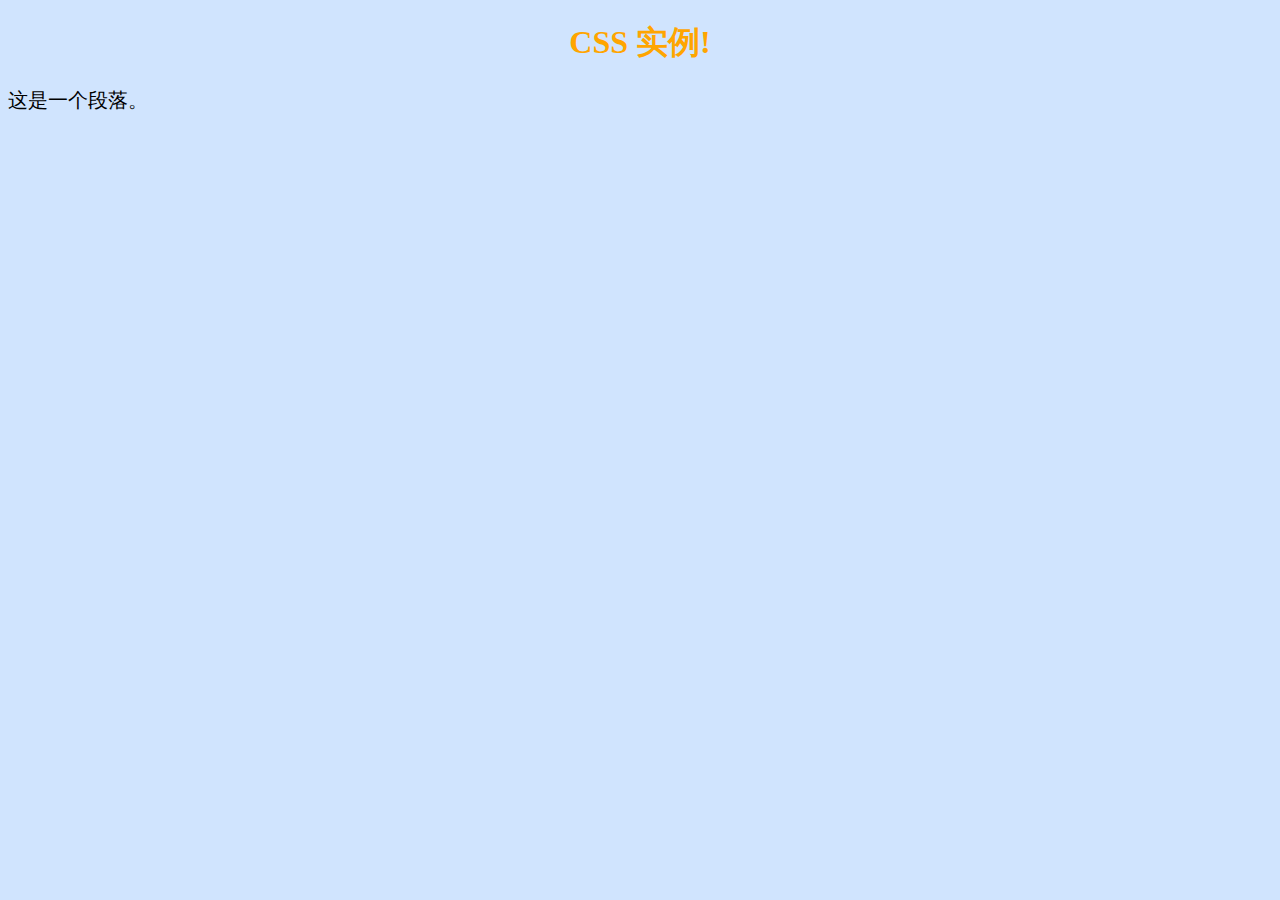
<file: css/index.html>
<!DOCTYPE html>
<html>
<head>
<meta charset="utf-8">
<title>菜鸟教程(runoob.com)</title>
<style>
body {
	background-color:#d0e4fe;
}
h1 {
	color:orange;
	text-align:center;
}
p {
	font-family:"Times New Roman";
	font-size:20px;
}

</style>
</head>

<body>

<h1>CSS 实例!</h1>
<p>这是一个段落。</p>

</body>
</html>
</file>
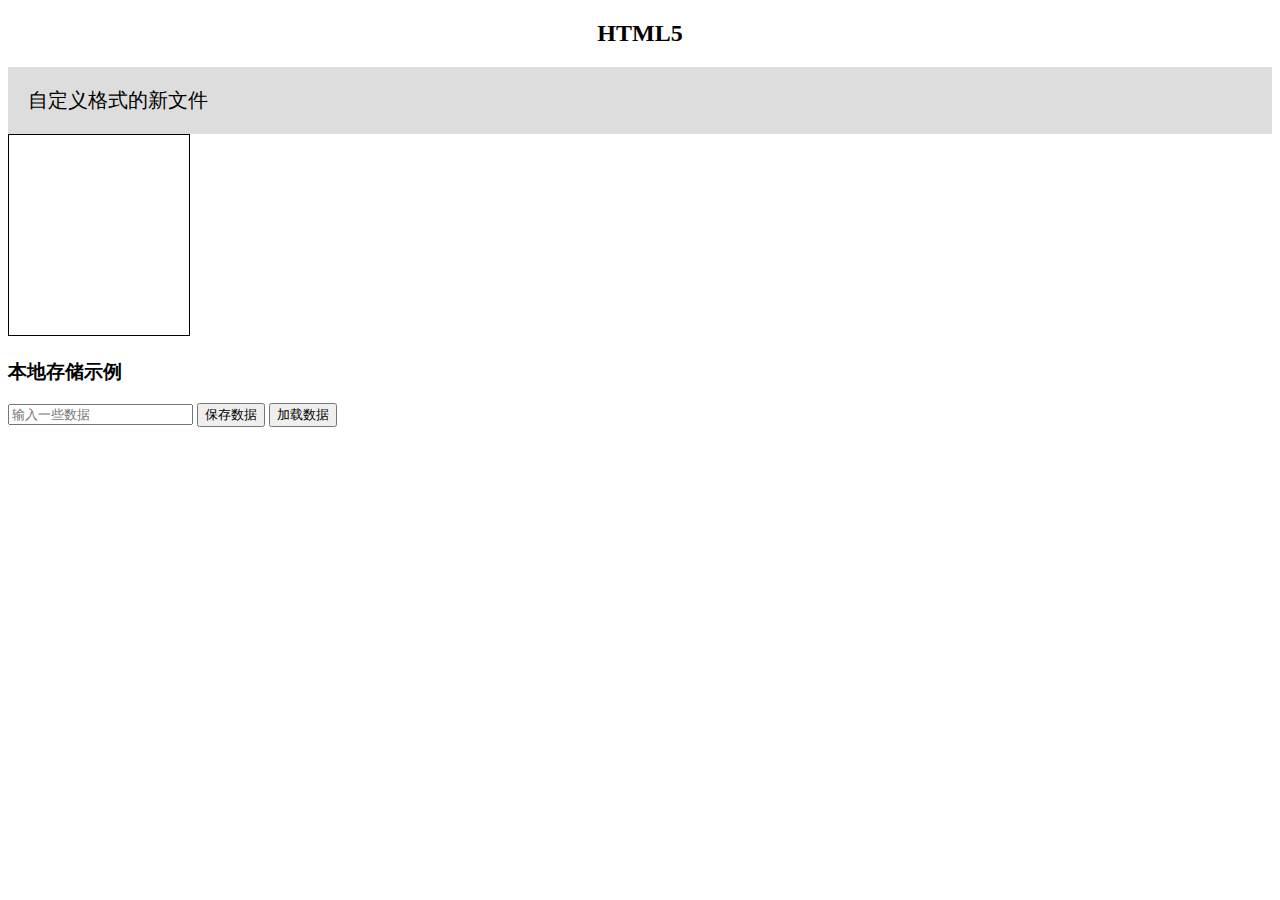
<file: html5/index.html>
<!DOCTYPE html>
<html>
<head>
<meta charset="utf-8"> 
<title>为 HTML 添加新元素</title>
<script>
document.createElement("myHero")

</script>
<style>
myHero {
    display: block;
    background-color: #ddd;
    padding: 20px;
    font-size: 20px;
}
</style> 
</head>
 
<body>
<h2 style="text-align:center;">HTML5</h2>

<myHero>自定义格式的新文件</myHero>

<canvas id="signature-pad" width="180" height="200" style="border: 1px solid #000;"></canvas>
<script>
    const canvas = document.getElementById('signature-pad');
    const ctx = canvas.getContext('2d');
    let drawing = false;

    canvas.addEventListener('mousedown', () => {
        drawing = true;
        ctx.beginPath(); // 开始新路径
    });

    canvas.addEventListener('mouseup', () => {
        drawing = false;
    });

    canvas.addEventListener('mousemove', (e) => {
        if (!drawing) return;
        ctx.lineWidth = 3;
        ctx.lineCap = 'round';
        ctx.strokeStyle = 'blue';
        // 绘制线条
        ctx.lineTo(e.offsetX, e.offsetY);
        ctx.stroke();
    });

    
</script>
    


<!-- 本地存储代码 -->

<script>
    // 保存数据到本地存储
    function saveData() {
        const data = document.getElementById('data-input').value;
        localStorage.setItem('myData', data);
        alert('数据已保存！');
    }

    // 从本地存储加载数据
    function loadData() {
        const savedData = localStorage.getItem('myData');
        if (savedData) {
            document.getElementById('data-input').value = savedData;
            alert('数据已加载！');
        } else {
            alert('没有找到保存的数据。');
        }
    }
</script>

    <h3>本地存储示例</h3>
    <input type="text" id="data-input" placeholder="输入一些数据">
    <button onclick="saveData()">保存数据</button>
    <button onclick="loadData()">加载数据</button>

</body>
</html>
</file>
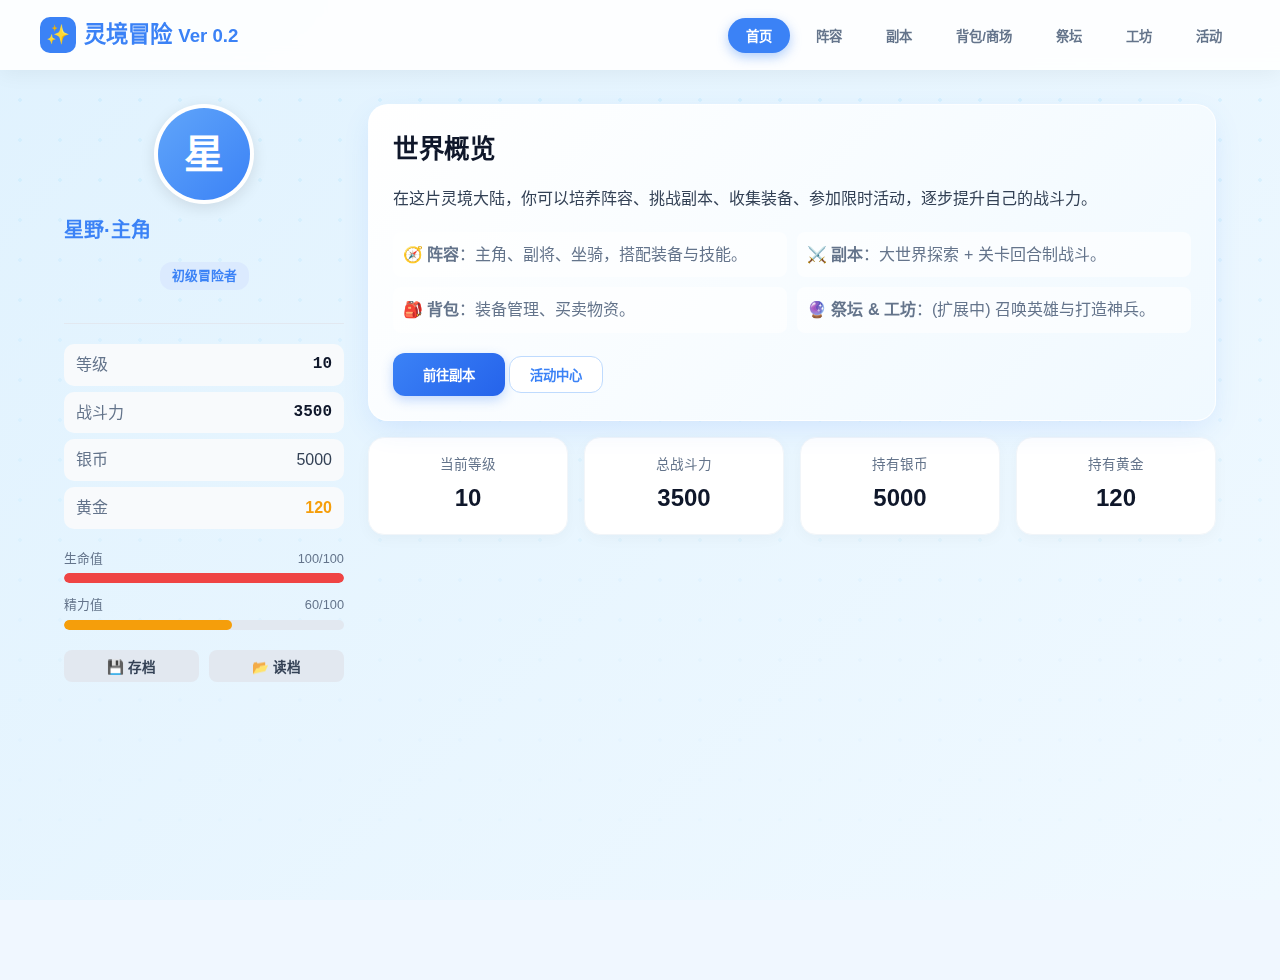
<file: battle/main.html>
<!DOCTYPE html>
<html lang="zh-CN">
<head>
  <meta charset="UTF-8">
  <meta name="viewport" content="width=device-width, initial-scale=1.0">
  <title>灵境冒险 - 扩展版</title>
  <link rel="stylesheet" href="style.css">
</head>
<body>

  <!-- <div class="bg-gradient"></div> -->
  <div class="bg-particles"></div>

  <header class="top-bar">
    <div class="logo">
      <span class="logo-mark">✨</span>
      <span class="logo-text">灵境冒险 <small>Ver 0.2</small></span>
    </div>
    <nav class="nav">
      <button class="nav-btn active" data-page="home">首页</button>
      <button class="nav-btn" data-page="lineup">阵容</button>
      <button class="nav-btn" data-page="dungeon">副本</button>
      <button class="nav-btn" data-page="inventory">背包/商场</button>
      <button class="nav-btn" data-page="summon">祭坛</button> 
      <button class="nav-btn" data-page="forge">工坊</button>
      <button class="nav-btn" data-page="events">活动</button>
    </nav>
  </header>

  <div class="main-layout">
    
    <aside class="sidebar-card">
      <div class="avatar-circle">
        <div class="avatar-inner">星</div>
      </div>
      <div class="sidebar-info text-center">
        <h2 id="player-name">主角</h2>
        <p class="rank-tag">初级冒险者</p>
      </div>

      <div class="divider"></div>

      <div class="sidebar-stats">
        <div class="stat-row">
          <span>等级</span>
          <span id="side-level" class="val-highlight">1</span>
        </div>
        <div class="stat-row">
          <span>战斗力</span>
          <span id="side-power" class="val-highlight">0</span>
        </div>
        <div class="stat-row">
          <span>银币</span>
          <span id="side-silver">0</span>
        </div>
        <div class="stat-row">
          <span>黄金</span>
          <span id="side-gold" class="val-gold">0</span>
        </div>
      </div>

      <div class="sidebar-bars">
        <div class="bar-label">
          <span>生命值</span>
          <span id="side-hp-text">0/0</span>
        </div>
        <div class="bar">
          <div class="bar-fill" id="side-hp-bar" style="width: 100%;"></div>
        </div>

        <div class="bar-label">
          <span>精力值</span>
          <span id="side-energy-text">0/0</span>
        </div>
        <div class="bar">
          <div class="bar-fill energy" id="side-energy-bar" style="width: 100%;"></div>
        </div>
      </div>

      <div class="sidebar-system">
        <button class="mini-btn system-btn" id="save-btn">💾 存档</button>
        <button class="mini-btn system-btn" id="load-btn">📂 读档</button>
      </div>
    </aside>

    <main class="content">

      <section id="home" class="page active">
        <div class="card welcome-card">
          <h1>世界概览</h1>
          <p>在这片灵境大陆，你可以培养阵容、挑战副本、收集装备、参加限时活动，逐步提升自己的战斗力。</p>
          <div class="home-features">
            <div>🧭 <b>阵容</b>：主角、副将、坐骑，搭配装备与技能。</div>
            <div>⚔️ <b>副本</b>：大世界探索 + 关卡回合制战斗。</div>
            <div>🎒 <b>背包</b>：装备管理、买卖物资。</div>
            <div>🔮 <b>祭坛 & 工坊</b>：(扩展中) 召唤英雄与打造神兵。</div>
          </div>
          <div class="home-actions">
            <button class="primary-btn" id="go-dungeon-btn">前往副本</button>
            <button class="secondary-btn" id="go-events-btn">活动中心</button>
          </div>
        </div>

        <div class="stats-grid">
          <div class="stat-card">
            <span class="label">当前等级</span>
            <span class="value" id="stat-level">0</span>
          </div>
          <div class="stat-card">
            <span class="label">总战斗力</span>
            <span class="value" id="stat-power">0</span>
          </div>
          <div class="stat-card">
            <span class="label">持有银币</span>
            <span class="value" id="stat-silver">0</span>
          </div>
          <div class="stat-card">
            <span class="label">持有黄金</span>
            <span class="value" id="stat-gold">0</span>
          </div>
        </div>
      </section>

      <section id="lineup" class="page">
        <div class="card">
          <div class="header-row">
            <h1>阵容配置</h1>
            <button class="mini-btn" id="auto-equip-btn">⚡ 一键装备</button>
          </div>
          
          <div class="lineup-layout">
            <div class="lineup-main">
              <h2 id="main-hero-name">主角</h2>
              <div class="hero-stats-box">
                <p>等级：<span id="main-hero-level">0</span></p>
                <p>基础战力：<span id="main-hero-base-power">0</span></p>
                <p>综合战力：<strong id="main-hero-total-power" class="text-accent">0</strong></p>
              </div>

              <div class="equip-section">
                <h3>装备槽位</h3>
                <div class="equip-row">
                  <div class="label">⚔️ 武器：<span id="main-hero-weapon" class="equip-value">未装备</span></div>
                  <div class="equip-actions">
                    <select id="weapon-select"></select>
                    <button class="mini-btn" id="equip-weapon-btn">装备</button>
                  </div>
                </div>
                <div class="equip-row">
                  <div class="label">🛡️ 护甲：<span id="main-hero-armor" class="equip-value">未装备</span></div>
                  <div class="equip-actions">
                    <select id="armor-select"></select>
                    <button class="mini-btn" id="equip-armor-btn">装备</button>
                  </div>
                </div>
                <div class="equip-row">
                  <div class="label">🐎 坐骑：<span id="main-hero-mount" class="equip-value">未装备</span></div>
                  <div class="equip-actions">
                    <select id="mount-select"></select>
                    <button class="mini-btn" id="equip-mount-btn">骑乘</button>
                  </div>
                </div>
              </div>
            </div>

            <div class="lineup-side">
              <h3>副将 & 队伍</h3>
              <ul class="ally-list" id="ally-list">
                </ul>
              
              <div class="divider"></div>

              <h3>已学技能</h3>
              <ul class="tag-list" id="skill-list"></ul>
              <div class="skill-learn">
                <select id="skill-select"></select>
                <button class="mini-btn" id="learn-skill-btn">学习</button>
              </div>
            </div>
          </div>
        </div>
      </section>

      <section id="dungeon" class="page">
        <div class="card">
          <h1>副本挑战</h1>
          <div class="dungeon-layout">
            <div class="dungeon-info">
              <h2 id="world-name">地图名称</h2>
              <div class="stage-card">
                <h3 id="stage-name">关卡名称</h3>
                <p class="rec-power">推荐战力：<span id="stage-power">0</span></p>
                <div class="dungeon-controls">
                  <button class="secondary-btn small" id="prev-stage-btn">上一关</button>
                  <button class="secondary-btn small" id="next-stage-btn">下一关</button>
                </div>
                <button class="primary-btn wide" id="fight-btn">⚔️ 开始战斗 (消耗10精力)</button>
              </div>
            </div>
            <div class="battle-log-container">
              <h3>战斗记录</h3>
              <div class="log-box" id="battle-log">
                <div class="log-line system">准备就绪，请开始挑战...</div>
              </div>
            </div>
          </div>
        </div>
      </section>

      <section id="inventory" class="page">
        <div class="inventory-layout">
          <div class="inventory-column">
            <div class="card">
              <h2>🎒 我的背包</h2>
              <ul class="item-list" id="inventory-list"></ul>
            </div>
          </div>
          <div class="inventory-column">
            <div class="card">
              <h2>🏪 物资商场</h2>
              <ul class="item-list" id="shop-list"></ul>
              <p class="hint">提示：商场每日库存有限 (示例逻辑)</p>
            </div>
          </div>
        </div>
      </section>

      <section id="summon" class="page">
        <div class="card text-center" style="padding: 40px;">
          <div style="font-size: 40px; margin-bottom: 20px;">🔮</div>
          <h1>英雄祭坛</h1>
          <p>此处封印着远古的英灵...</p>
          <p class="text-dim">（功能开发中，将支持消耗黄金抽取副将）</p>
        </div>
      </section>

      <section id="forge" class="page">
        <div class="card text-center" style="padding: 40px;">
          <div style="font-size: 40px; margin-bottom: 20px;">⚒️</div>
          <h1>装备工坊</h1>
          <p>叮当...叮当...</p>
          <p class="text-dim">（功能开发中，将支持装备强化与进阶）</p>
        </div>
      </section>

      <section id="events" class="page">
        <div class="card">
          <h1>活动中心</h1>
          <ul class="event-list" id="event-list"></ul>
        </div>
      </section>

    </main>
  </div>

  <div id="toast" class="toast">提示信息</div>
  <script src="script.js"></script>
</body>
</html>
</file>
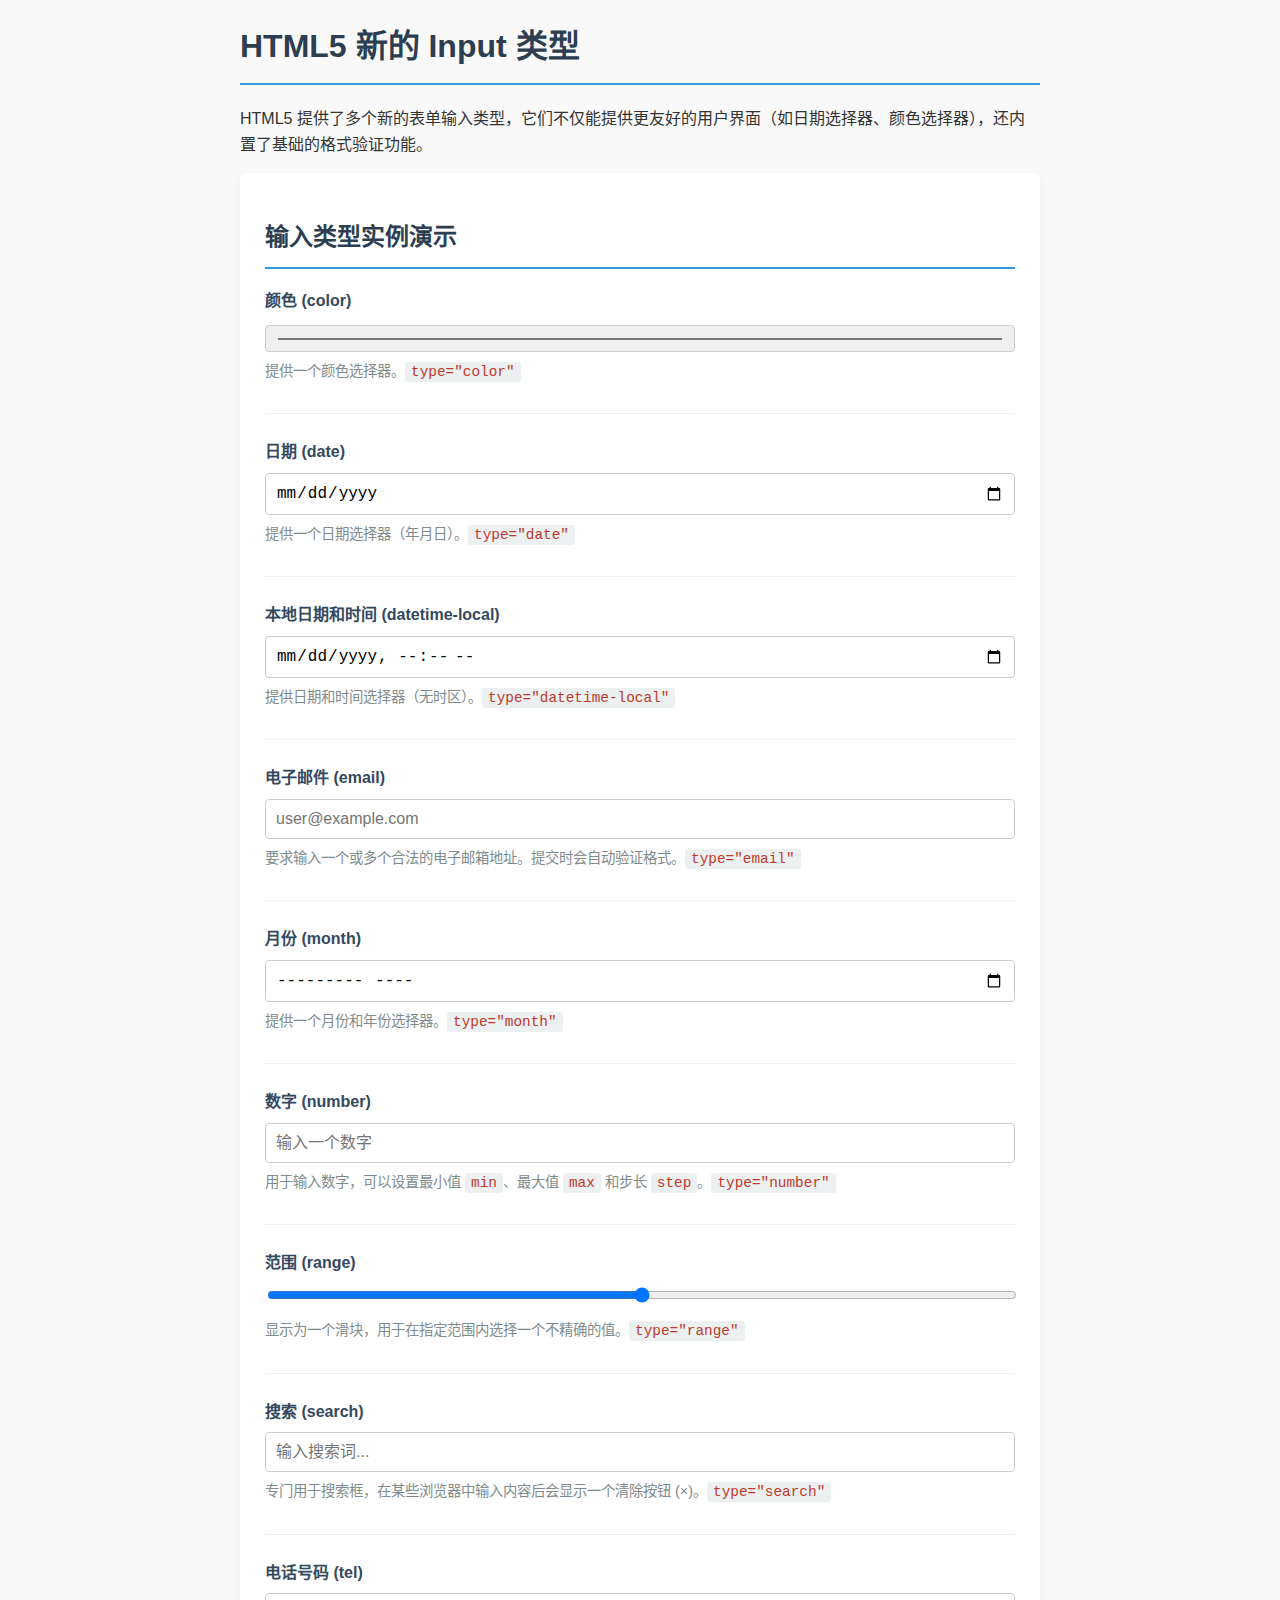
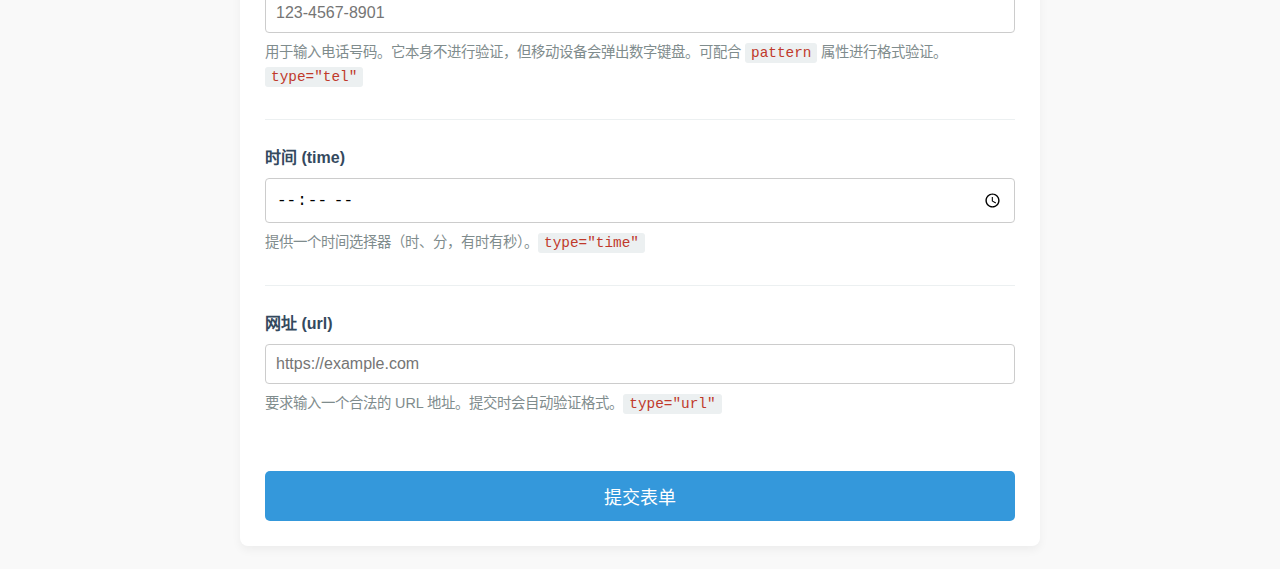
<file: html5/input.html>
<!DOCTYPE html>
<html lang="zh-CN">
<head>
    <meta charset="UTF-8">
    <meta name="viewport" content="width=device-width, initial-scale=1.0">
    <title>HTML5 新的 Input 类型展示</title>
    <style>
        body {
            font-family: -apple-system, BlinkMacSystemFont, "Segoe UI", Roboto, "Helvetica Neue", Arial, sans-serif;
            line-height: 1.6;
            color: #333;
            max-width: 800px;
            margin: 20px auto;
            padding: 0 20px;
            background-color: #f9f9f9;
        }
        h1, h2 {
            color: #2c3e50;
            border-bottom: 2px solid #3498db;
            padding-bottom: 10px;
        }
        form {
            background-color: #fff;
            padding: 25px;
            border-radius: 8px;
            box-shadow: 0 4px 10px rgba(0, 0, 0, 0.05);
        }
        .input-group {
            margin-bottom: 25px;
            padding-bottom: 15px;
            border-bottom: 1px solid #ecf0f1;
        }
        .input-group:last-of-type {
            border-bottom: none;
            margin-bottom: 0;
        }
        label {
            display: block;
            font-weight: bold;
            margin-bottom: 8px;
            color: #34495e;
        }
        input {
            width: 100%;
            padding: 10px;
            border: 1px solid #ccc;
            border-radius: 4px;
            box-sizing: border-box; /* 保证 padding 不会撑大宽度 */
            font-size: 16px;
        }
        /* 对 range 类型特殊处理 */
        input[type="range"] {
            padding: 0;
        }
        .description {
            font-size: 0.9em;
            color: #7f8c8d;
            margin-top: 8px;
        }
        code {
            background-color: #ecf0f1;
            padding: 2px 6px;
            border-radius: 3px;
            font-family: "Courier New", Courier, monospace;
            color: #c0392b;
        }
        button[type="submit"] {
            display: block;
            width: 100%;
            padding: 12px;
            background-color: #3498db;
            color: white;
            border: none;
            border-radius: 5px;
            font-size: 18px;
            cursor: pointer;
            transition: background-color 0.3s;
        }
        button[type="submit"]:hover {
            background-color: #2980b9;
        }
    </style>
</head>
<body>

    <h1>HTML5 新的 Input 类型</h1>
    <p>HTML5 提供了多个新的表单输入类型，它们不仅能提供更友好的用户界面（如日期选择器、颜色选择器），还内置了基础的格式验证功能。</p>

    <form onsubmit="alert('表单提交成功！'); return false;">

        <h2>输入类型实例演示</h2>

        <!-- color -->
        <div class="input-group">
            <label for="color-input">颜色 (color)</label>
            <input type="color" id="color-input" name="color-input" value="#3498db">
            <p class="description">提供一个颜色选择器。<code>type="color"</code></p>
        </div>

        <!-- date -->
        <div class="input-group">
            <label for="date-input">日期 (date)</label>
            <input type="date" id="date-input" name="date-input">
            <p class="description">提供一个日期选择器（年月日）。<code>type="date"</code></p>
        </div>

        <!-- datetime-local -->
        <div class="input-group">
            <label for="datetime-local-input">本地日期和时间 (datetime-local)</label>
            <input type="datetime-local" id="datetime-local-input" name="datetime-local-input">
            <p class="description">提供日期和时间选择器（无时区）。<code>type="datetime-local"</code></p>
        </div>
        
        <!-- email -->
        <div class="input-group">
            <label for="email-input">电子邮件 (email)</label>
            <input type="email" id="email-input" name="email-input" placeholder="user@example.com">
            <p class="description">要求输入一个或多个合法的电子邮箱地址。提交时会自动验证格式。<code>type="email"</code></p>
        </div>
        
        <!-- month -->
        <div class="input-group">
            <label for="month-input">月份 (month)</label>
            <input type="month" id="month-input" name="month-input">
            <p class="description">提供一个月份和年份选择器。<code>type="month"</code></p>
        </div>
        
        <!-- number -->
        <div class="input-group">
            <label for="number-input">数字 (number)</label>
            <input type="number" id="number-input" name="number-input" placeholder="输入一个数字" min="1" max="100" step="2">
            <p class="description">用于输入数字，可以设置最小值 <code>min</code>、最大值 <code>max</code> 和步长 <code>step</code>。<code>type="number"</code></p>
        </div>
        
        <!-- range -->
        <div class="input-group">
            <label for="range-input">范围 (range)</label>
            <input type="range" id="range-input" name="range-input" min="0" max="50" value="25">
            <p class="description">显示为一个滑块，用于在指定范围内选择一个不精确的值。<code>type="range"</code></p>
        </div>

        <!-- search -->
        <div class="input-group">
            <label for="search-input">搜索 (search)</label>
            <input type="search" id="search-input" name="search-input" placeholder="输入搜索词...">
            <p class="description">专门用于搜索框，在某些浏览器中输入内容后会显示一个清除按钮 (×)。<code>type="search"</code></p>
        </div>
        
        <!-- tel -->
        <div class="input-group">
            <label for="tel-input">电话号码 (tel)</label>
            <input type="tel" id="tel-input" name="tel-input" placeholder="123-4567-8901" pattern="[0-9]{3}-[0-9]{4}-[0-9]{4}">
            <p class="description">用于输入电话号码。它本身不进行验证，但移动设备会弹出数字键盘。可配合 <code>pattern</code> 属性进行格式验证。<code>type="tel"</code></p>
        </div>
        
        <!-- time -->
        <div class="input-group">
            <label for="time-input">时间 (time)</label>
            <input type="time" id="time-input" name="time-input">
            <p class="description">提供一个时间选择器（时、分，有时有秒）。<code>type="time"</code></p>
        </div>

        <!-- url -->
        <div class="input-group">
            <label for="url-input">网址 (url)</label>
            <input type="url" id="url-input" name="url-input" placeholder="https://example.com">
            <p class="description">要求输入一个合法的 URL 地址。提交时会自动验证格式。<code>type="url"</code></p>
        </div>

        
        <br>
        <button type="submit">提交表单</button>

    </form>
</body>
</html>
</file>
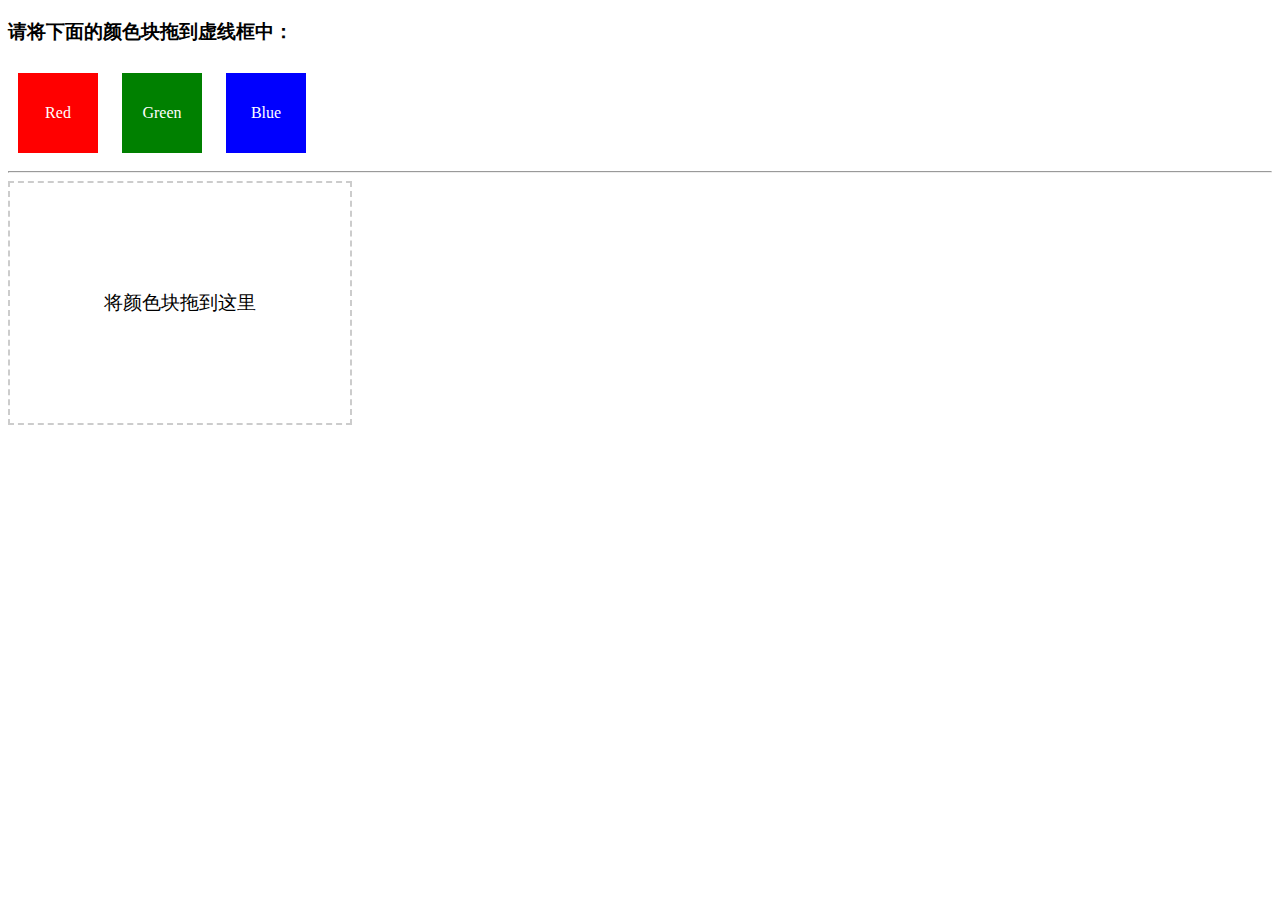
<file: html5/拖动.html>
<!DOCTYPE html>
<html lang="en">
<head>
<style>
    #drop-zone {
        width: 300px;
        height: 200px;
        border: 2px dashed #ccc;
        padding: 20px;
        text-align: center;
        line-height: 200px;
        font-size: 1.2em;
        transition: background-color 0.3s, border-color 0.3s;
    }
    /* 当有东西拖进来时的高亮样式 */
    #drop-zone.drag-over {
        background-color: #f0f8ff;
        border-color: #007bff;
    }
    .color-box {
        width: 80px;
        height: 80px;
        margin: 10px;
        display: inline-block;
        color: white;
        text-align: center;
        line-height: 80px;
        cursor: grab; /* 提示用户这是可拖动的 */
    }
</style>
</head>
<body>

    <h3>请将下面的颜色块拖到虚线框中：</h3>

    <div id="red-box" class="color-box" style="background-color: red;" draggable="true" data-color="red">Red</div>
    <div id="green-box" class="color-box" style="background-color: green;" draggable="true" data-color="green">Green</div>
    <div id="blue-box" class="color-box" style="background-color: blue;" draggable="true" data-color="blue">Blue</div>

    <hr>

    <div id="drop-zone">将颜色块拖到这里</div>

<script>
    const colorBoxes = document.querySelectorAll('.color-box');
    const dropZone = document.getElementById('drop-zone');

    // --- 1. 为可拖动元素添加 dragstart 事件 ---
    colorBoxes.forEach(box => {
        box.addEventListener('dragstart', (event) => {
            console.log('拖动开始！');
            // 设置要传递的数据：颜色值
            const color = event.target.dataset.color;
            event.dataTransfer.setData('text/plain', color);
            // （可选）设置拖动效果
            event.dataTransfer.effectAllowed = 'copy';
        });
    });

    // --- 2. 为放置目标添加事件 ---

    // 当元素进入目标区域
    dropZone.addEventListener('dragenter', (event) => {
        // 阻止默认行为，以允许放置
        event.preventDefault();
        dropZone.classList.add('drag-over'); // 添加高亮样式
        console.log('元素进入目标区域');
    });

    // 当元素在目标区域内移动
    dropZone.addEventListener('dragover', (event) => {
        // !!! 这是最关键的一步，必须阻止默认行为，否则 drop 事件不会触发
        event.preventDefault();
        event.dataTransfer.dropEffect = 'copy'; // 提示用户是复制操作
    });

    // 当元素离开目标区域
    dropZone.addEventListener('dragleave', (event) => {
        dropZone.classList.remove('drag-over'); // 移除高亮样式
        console.log('元素离开目标区域');
    });

    // 当元素在目标区域内被释放
    dropZone.addEventListener('drop', (event) => {
        // 阻止默认行为（比如浏览器默认会打开链接或文件）
        event.preventDefault(); 
        
        // 从 dataTransfer 对象获取数据
        const color = event.dataTransfer.getData('text/plain');
        console.log(`放置成功！获取到的颜色是: ${color}`);
        
        // 执行最终操作
        dropZone.style.backgroundColor = color;
        dropZone.textContent = `背景色已变为 ${color}!`;
        
        // 清理样式
        dropZone.classList.remove('drag-over');
    });

</script>
</body>
</html>
</file>
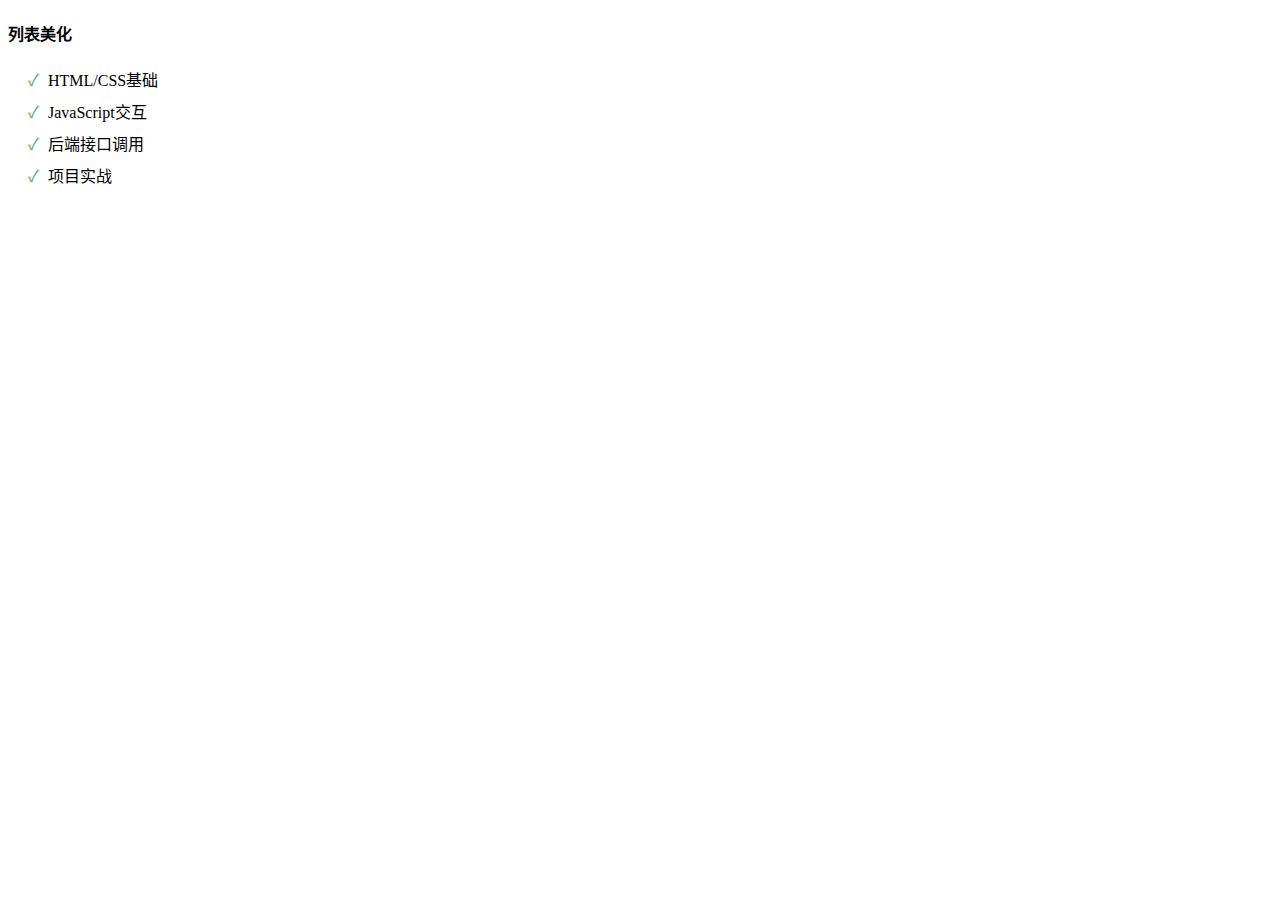
<file: one_day/列表.html>
<!DOCTYPE html>
<html lang="zh-CN">
<head>
    <meta charset="UTF-8">
    <title>极简美化列表</title>
    <style>
        /* 自定义列表核心样式 */
        .my-list {
            list-style: none; /* 清除默认圆点 */
            padding-left: 20px; /* 缩进 */
        }

        .my-list li {
            position: relative;
            margin: 8px 0; /* 列表项间距 */
            padding-left: 20px; /* 给自定义符号留位置 */
            cursor: pointer; /* 鼠标悬浮变手型 */
        }

        /* 自定义符号（用伪元素实现） */
        .my-list li::before {
            content: "✓"; /* 符号：对勾（可换●、▶等） */
            position: absolute;
            left: 0;
            color: #4CAF50; /* 符号颜色 */
        }

        /* 简单hover效果 */
        .my-list li:hover {
            color: #4CAF50; /* 文字变色 */
        }
    </style>
</head>
<body>
    <h4>列表美化</h4>
    <ul class="my-list">
        <li>HTML/CSS基础</li>
        <li>JavaScript交互</li>
        <li>后端接口调用</li>
        <li>项目实战</li>
    </ul>
</body>
</html>
</file>
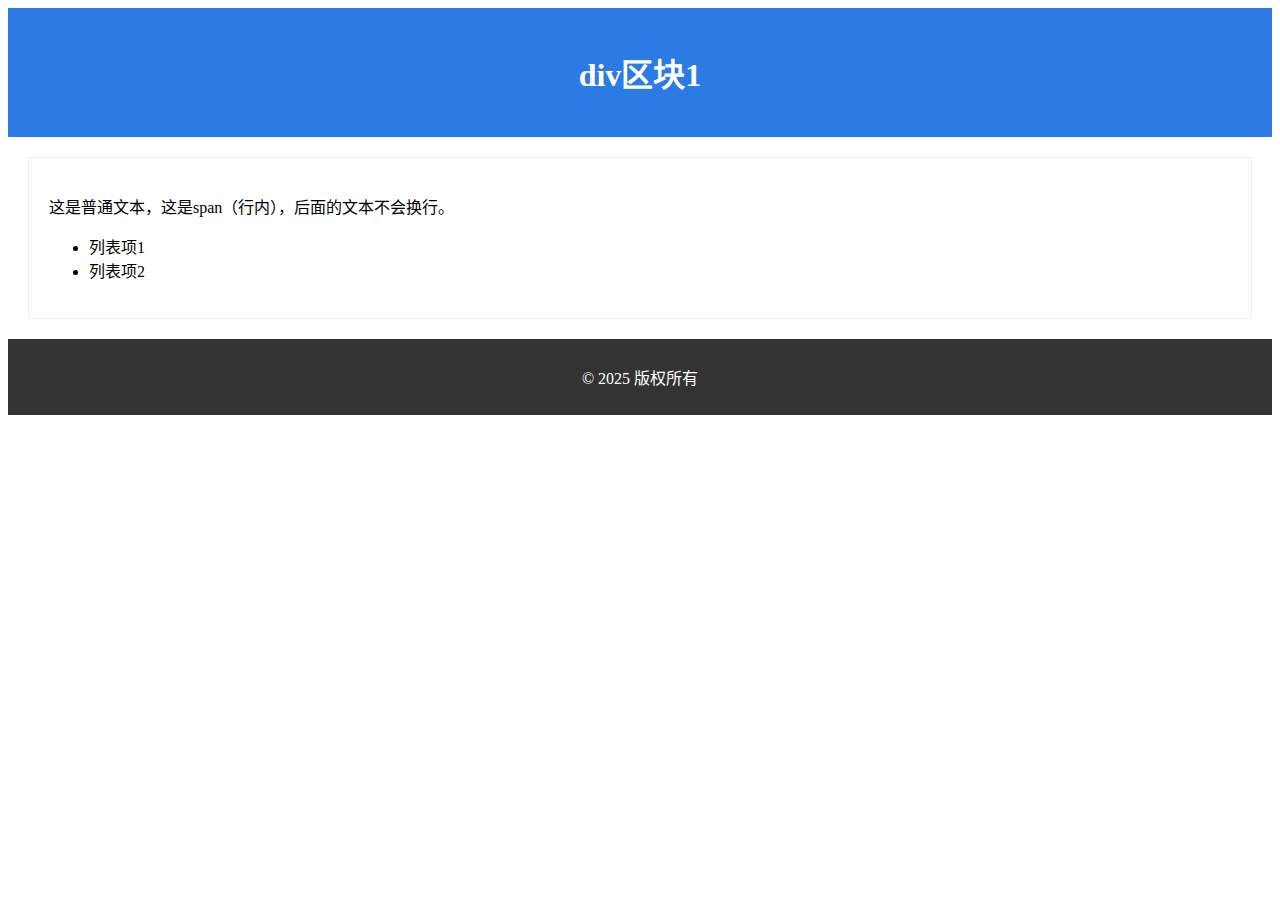
<file: one_day/区块.html>
<!DOCTYPE html>
<html lang="zh-CN">
<head>
    <meta charset="UTF-8">
    <title>div示例 - 页面布局</title>
    <style>
        /* 用div划分页面区域 */
        .header { background: #2c7be5; color: white; padding: 20px; text-align: center; }
        .content { margin: 20px; padding: 20px; border: 1px solid #eee; }
        .footer { background: #333; color: white; padding: 10px; text-align: center; }
    </style>
</head>
<body>
    <!-- 头部区域 -->
    <div class="header">
        <h1>div区块1</h1>
    </div>

    <!-- 主体内容区域 -->
    <div class="content">

        <p>这是普通文本，<span class="text-span">这是span（行内）</span>，后面的文本不会换行。</p>
        <ul>
            <li>列表项1</li>
            <li>列表项2</li>
        </ul>
    </div>

    <!-- 底部区域 -->
    <div class="footer">
        <p>© 2025 版权所有</p>
    </div>
</body>
</html>
</file>
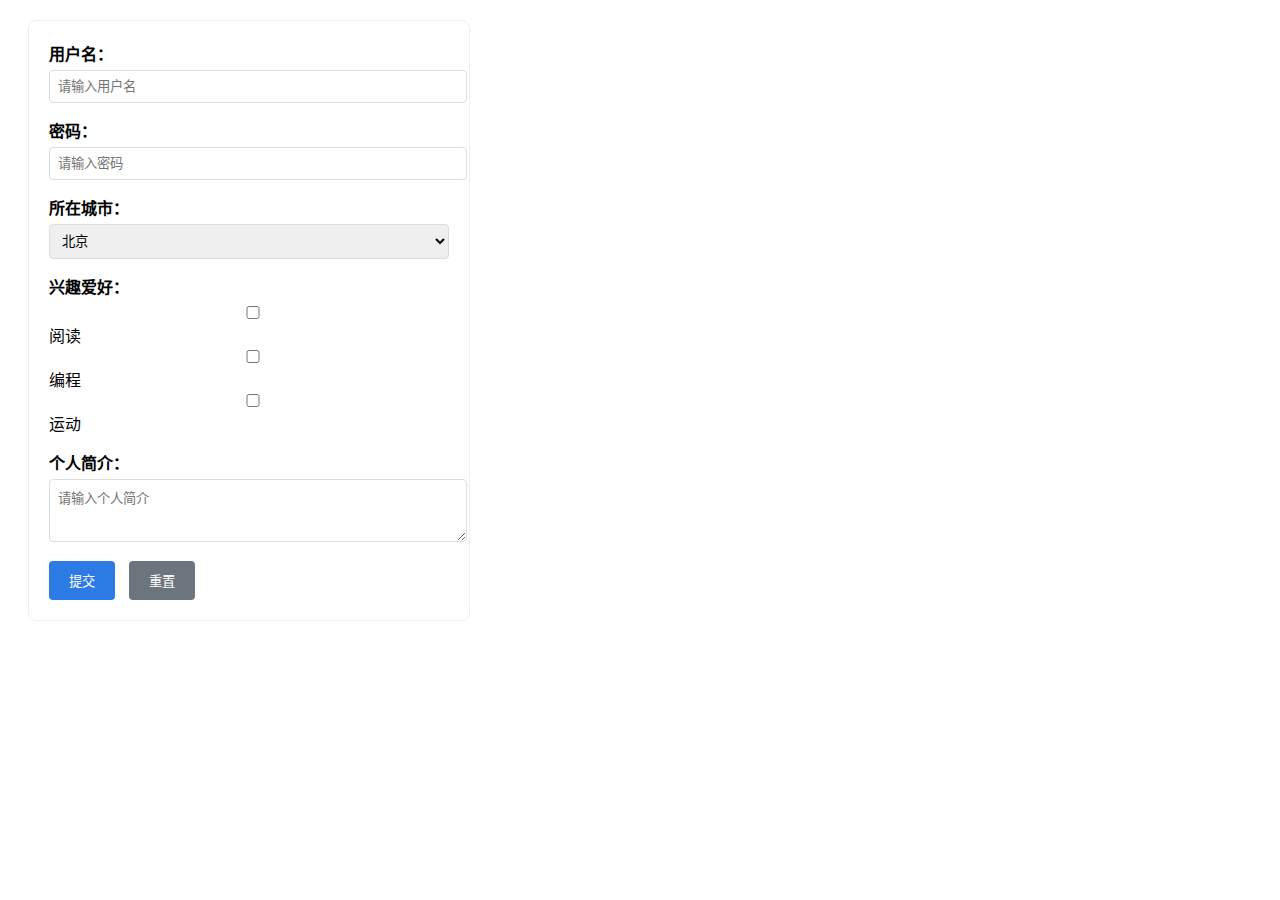
<file: one_day/表单.html>
<!DOCTYPE html>
<html lang="zh-CN">
<head>
    <meta charset="UTF-8">
    <title>表单示例</title>
    <style>
        form { max-width: 400px; margin: 20px; padding: 20px; border: 1px solid #eee; border-radius: 8px; }
        .form-group { margin-bottom: 15px; }
        label { display: block; margin-bottom: 5px; font-weight: bold; }
        input, textarea, select { width: 100%; padding: 8px; border: 1px solid #ddd; border-radius: 4px; }
        button { padding: 10px 20px; background: #2c7be5; color: white; border: none; border-radius: 4px; cursor: pointer; }
        button:hover { background: #1967d2; }
    </style>
</head>
<body>
    <!-- 表单容器：action指定提交地址，method指定提交方式 -->
    <form action="/api/tae" method="POST">
        <!-- 文本输入框 -->
        <div class="form-group">
            <label for="username">用户名：</label>
            <input type="text" id="username" name="username" placeholder="请输入用户名" required>
        </div>

        <!-- 密码输入框 -->
        <div class="form-group">
            <label for="password">密码：</label>
            <input type="password" id="password" name="password" placeholder="请输入密码" required>
        </div>

        <!-- 下拉菜单 -->
        <div class="form-group">
            <label for="city">所在城市：</label>
            <select id="city" name="city">
                <option value="beijing">北京</option>
                <option value="shanghai">上海</option>
                <option value="guangzhou">广州</option>
            </select>
        </div>

        <!-- 复选框 -->
        <div class="form-group">
            <label>兴趣爱好：</label>
            <input type="checkbox" name="hobby" value="reading"> 阅读
            <input type="checkbox" name="hobby" value="coding"> 编程
            <input type="checkbox" name="hobby" value="sports"> 运动
        </div>

        <!-- 多行文本框 -->
        <div class="form-group">
            <label for="desc">个人简介：</label>
            <textarea id="desc" name="desc" rows="3" placeholder="请输入个人简介"></textarea>
        </div>

        <!-- 提交按钮 -->
        <button type="submit">提交</button>
        <!-- 重置按钮 -->
        <button type="reset" style="background: #6c757d; margin-left: 10px;">重置</button>
    </form>
</body>
</html>
</file>
<file: battle/style.css>
:root {
  /* --- 调色板：天空幻想风格 --- */
  
  /* 背景：清晨的蓝天 */
  --bg-body: #f0f7ff; 
  --bg-gradient: linear-gradient(135deg, #e0f2fe 0%, #f0f9ff 100%);
  
  /* 卡片：高亮磨砂白 */
  --card-bg: rgba(255, 255, 255, 0.85);
  --card-border: 1px solid rgba(255, 255, 255, 0.8);
  --card-shadow: 0 10px 30px -5px rgba(59, 130, 246, 0.15); /* 淡淡的蓝色投影 */
  
  /* 文字颜色 */
  --text-main: #334155;  /* 深蓝灰，阅读舒适 */
  --text-dim: #64748b;   /* 浅灰 */
  --text-dark: #0f172a;  /* 标题黑 */
  
  /* 强调色 */
  --primary: #3b82f6;       /* 亮蓝 */
  --primary-hover: #2563eb; 
  --primary-light: #dbeafe; /* 浅蓝背景 */
  
  --accent: #f59e0b;        /* 活力橙/金 */
  --accent-hover: #d97706;
  
  --danger: #ef4444;
  --success: #10b981;

  --radius: 20px; /* 更圆润的倒角 */
}

*, *::before, *::after { box-sizing: border-box; }

body {
  margin: 0;
  min-height: 100vh;
  font-family: 'PingFang SC', 'Microsoft YaHei', 'Segoe UI', sans-serif;
  color: var(--text-main);
  background: var(--bg-body);
  background-image: var(--bg-gradient);
  background-attachment: fixed; /* 背景固定 */
  line-height: 1.6;
}

/* 背景装饰：漂浮的云朵感 */
.bg-particles {
  position: fixed;
  inset: 0;
  background-image: radial-gradient(#bae6fd 2px, transparent 2px);
  background-size: 40px 40px;
  opacity: 0.4;
  z-index: -1;
  mask-image: linear-gradient(to bottom, black, transparent); /* 底部渐隐 */
}

/* 布局框架 */
.main-layout {
  display: grid;
  grid-template-columns: 280px 1fr;
  gap: 24px;
  padding: 24px;
  max-width: 1200px;
  margin: 80px auto 0; /* 留出顶部导航的高度 */
}

/* 通用卡片样式 */
.card {
  background: var(--card-bg);
  border: var(--card-border);
  border-radius: var(--radius);
  padding: 24px;
  box-shadow: var(--card-shadow);
  backdrop-filter: blur(20px); /* 毛玻璃 */
  transition: transform 0.2s ease, box-shadow 0.2s ease;
}

.card:hover {
  transform: translateY(-3px);
  box-shadow: 0 20px 40px -5px rgba(59, 130, 246, 0.2);
}

/* 文字排版 */
h1, h2, h3 { margin: 0 0 12px 0; color: var(--text-dark); font-weight: 700; }
h1 { font-size: 1.6rem; letter-spacing: -0.5px; }
h2 { font-size: 1.25rem; color: var(--primary); display: flex; align-items: center; gap: 8px; }
h3 { font-size: 1rem; color: var(--text-dim); text-transform: uppercase; letter-spacing: 0.5px; font-weight: 600; }

.text-accent { color: var(--primary); font-weight: bold; }
.text-dim { color: var(--text-dim); font-size: 0.9rem; }
.text-center { text-align: center; }
.val-gold { color: var(--accent); font-weight: 800; }

/* 顶部导航栏 (浮动白条) */
.top-bar {
  position: fixed;
  top: 0; left: 0; right: 0;
  height: 70px;
  background: rgba(255, 255, 255, 0.9);
  backdrop-filter: blur(10px);
  box-shadow: 0 4px 20px rgba(0,0,0,0.05);
  display: flex;
  justify-content: space-between;
  align-items: center;
  padding: 0 40px;
  z-index: 100;
}

.logo { 
  font-size: 1.4rem; 
  font-weight: 800; 
  color: var(--primary); 
  display: flex; align-items: center; gap: 8px;
}
.logo-mark { 
  background: var(--primary); 
  color: white; 
  width: 36px; height: 36px; 
  border-radius: 10px; 
  display: flex; justify-content: center; align-items: center;
  font-size: 1.2rem;
}

.nav { display: flex; gap: 8px; }

.nav-btn {
  background: transparent;
  border: none;
  color: var(--text-dim);
  font-weight: 600;
  padding: 8px 18px;
  border-radius: 20px;
  cursor: pointer;
  transition: all 0.2s;
}
.nav-btn:hover { background: var(--primary-light); color: var(--primary); }
.nav-btn.active {
  background: var(--primary);
  color: white;
  box-shadow: 0 4px 12px rgba(59, 130, 246, 0.4);
}

/* 侧边栏 */
.sidebar-card {
  position: sticky;
  top: 100px;
  text-align: center;
}

.avatar-circle {
  width: 100px; height: 100px;
  background: white;
  border-radius: 50%;
  padding: 4px;
  margin: 0 auto -50px; /* 上移效果 */
  position: relative;
  box-shadow: 0 4px 15px rgba(0,0,0,0.1);
  z-index: 2;
}
.avatar-inner {
  width: 100%; height: 100%;
  background: linear-gradient(135deg, #60a5fa, #3b82f6);
  border-radius: 50%;
  display: flex; justify-content: center; align-items: center;
  color: white; font-size: 2.5rem; font-weight: bold;
}
.sidebar-info { margin-top: 60px; } /* 给头像留空间 */
.rank-tag {
  background: var(--primary-light);
  color: var(--primary);
  display: inline-block;
  padding: 4px 12px;
  border-radius: 12px;
  font-size: 0.8rem;
  font-weight: bold;
  margin-top: 4px;
}

.divider { height: 1px; background: #e2e8f0; margin: 20px 0; }

.sidebar-stats .stat-row {
  display: flex; justify-content: space-between;
  padding: 8px 12px;
  margin-bottom: 6px;
  background: #f8fafc;
  border-radius: 10px;
}
.sidebar-stats span:first-child { color: var(--text-dim); }
.val-highlight { color: var(--text-dark); font-weight: bold; font-family: 'Courier New', monospace; }

/* 进度条 */
.sidebar-bars { margin-top: 20px; text-align: left; }
.bar-label { display: flex; justify-content: space-between; font-size: 0.8rem; color: var(--text-dim); margin-bottom: 4px; }
.bar { height: 10px; background: #e2e8f0; border-radius: 5px; overflow: hidden; margin-bottom: 12px; }
.bar-fill { height: 100%; background: var(--danger); border-radius: 5px; transition: width 0.3s cubic-bezier(0.4, 0, 0.2, 1); }
.bar-fill.energy { background: var(--accent); }

.sidebar-system { display: grid; grid-template-columns: 1fr 1fr; gap: 10px; margin-top: 20px; }

/* 按钮 */
.primary-btn, .secondary-btn, .mini-btn {
  border: none; cursor: pointer; font-family: inherit; font-weight: 600;
  transition: all 0.2s; outline: none;
}

.primary-btn {
  background: linear-gradient(135deg, var(--primary), var(--primary-hover));
  color: white;
  padding: 12px 30px;
  border-radius: 12px;
  box-shadow: 0 4px 12px rgba(59, 130, 246, 0.3);
  width: auto;
}
.primary-btn:hover { transform: translateY(-2px); box-shadow: 0 6px 15px rgba(59, 130, 246, 0.4); }
.primary-btn.wide { width: 100%; }

.secondary-btn {
  background: white;
  color: var(--primary);
  border: 1px solid #bfdbfe;
  padding: 8px 20px;
  border-radius: 12px;
}
.secondary-btn:hover { background: var(--primary-light); border-color: var(--primary); }

.mini-btn {
  font-size: 0.85rem; padding: 6px 14px; border-radius: 8px;
  background: var(--primary); color: white;
}
.mini-btn:hover { background: var(--primary-hover); }
.mini-btn.primary-outline { background: white; color: var(--primary); border: 1px solid var(--primary); }
.mini-btn.primary-outline:hover { background: var(--primary-light); }
.mini-btn.system-btn { background: #e2e8f0; color: var(--text-main); }
.mini-btn.system-btn:hover { background: #cbd5e1; }

/* 页面内容 */
.page { display: none; animation: slideUp 0.4s cubic-bezier(0.16, 1, 0.3, 1); }
.page.active { display: block; }

@keyframes slideUp {
  from { opacity: 0; transform: translateY(20px); }
  to { opacity: 1; transform: translateY(0); }
}

/* 首页概览 */
.welcome-card { background: linear-gradient(135deg, #fff 0%, #f0f9ff 100%); }
.home-features { display: grid; grid-template-columns: 1fr 1fr; gap: 10px; margin: 20px 0; color: var(--text-dim); }
.home-features div { background: rgba(255,255,255,0.6); padding: 10px; border-radius: 8px; }

.stats-grid { display: grid; grid-template-columns: repeat(4, 1fr); gap: 16px; margin-top: 16px; }
.stat-card {
  background: white; border-radius: 16px; padding: 16px; text-align: center;
  box-shadow: 0 4px 15px rgba(0,0,0,0.03); border: 1px solid #f1f5f9;
}
.stat-card .label { display: block; font-size: 0.85rem; color: var(--text-dim); margin-bottom: 4px; }
.stat-card .value { font-size: 1.5rem; font-weight: 800; color: var(--text-dark); }

/* 阵容页面 */
.header-row { display: flex; justify-content: space-between; align-items: center; margin-bottom: 20px; }
.lineup-layout { display: grid; grid-template-columns: 1.2fr 0.8fr; gap: 24px; }

.hero-stats-box {
  background: var(--bg-body); padding: 15px; border-radius: 12px;
  display: flex; justify-content: space-around; margin-bottom: 20px;
}
.equip-section h3 { border-bottom: 2px solid #f1f5f9; padding-bottom: 8px; margin-bottom: 16px; }

.equip-row { 
  display: flex; justify-content: space-between; align-items: center; 
  background: #f8fafc; padding: 12px; margin-bottom: 10px; border-radius: 10px;
}
.equip-value { font-weight: 600; color: var(--primary); }

select {
  padding: 6px 10px; border-radius: 8px; border: 1px solid #cbd5e1;
  background: white; color: var(--text-main); outline: none;
}

.ally-list { list-style: none; padding: 0; }
.ally-item {
  display: flex; justify-content: space-between; align-items: center;
  padding: 12px; margin-bottom: 8px; border-radius: 10px;
  background: white; border: 1px solid #f1f5f9;
}
.ally-name { font-weight: bold; }

.tag-list { display: flex; flex-wrap: wrap; gap: 8px; list-style: none; padding: 0; }
.tag {
  background: #ecfeff; color: #06b6d4; padding: 4px 12px; border-radius: 20px; font-size: 0.85rem; font-weight: 600;
}

/* 副本 */
.dungeon-layout { display: grid; grid-template-columns: 1fr 1fr; gap: 24px; }
.dungeon-info .stage-card {
  background: linear-gradient(to bottom right, #eff6ff, #fff);
  border: 1px solid #dbeafe;
}
.battle-log-container h3 { margin-bottom: 10px; }
.log-box {
  height: 300px; overflow-y: auto;
  background: #f8fafc; border: 1px solid #e2e8f0; border-radius: 12px;
  padding: 16px; font-family: 'Menlo', monospace; font-size: 0.9rem;
}
.log-line { margin-bottom: 6px; padding-bottom: 6px; border-bottom: 1px dashed #e2e8f0; }
.log-line.system { color: var(--text-dim); font-style: italic; }
.log-line.player-act { color: var(--primary); }
.log-line.enemy-act { color: var(--danger); }
.log-line.win { color: var(--success); font-weight: bold; background: #ecfdf5; padding: 8px; border-radius: 6px; text-align: center; border: none; }
.log-line.lose { color: var(--danger); font-weight: bold; background: #fef2f2; padding: 8px; border-radius: 6px; text-align: center; border: none; }

/* 背包 & 商场 */
.inventory-layout { display: grid; grid-template-columns: repeat(auto-fit, minmax(300px, 1fr)); gap: 24px; }
.item-list { list-style: none; padding: 0; }
.item-card {
  background: white; border: 1px solid #f1f5f9; border-radius: 12px;
  padding: 16px; margin-bottom: 12px;
  display: grid; grid-template-columns: 1fr auto; gap: 8px;
  transition: transform 0.2s;
}
.item-card:hover { border-color: #cbd5e1; transform: translateY(-2px); }
.item-header { grid-column: 1 / -1; display: flex; justify-content: space-between; margin-bottom: 4px; }
.item-name { font-weight: bold; color: var(--text-dark); }
.item-tag { background: #f1f5f9; color: var(--text-dim); padding: 2px 8px; border-radius: 6px; font-size: 0.8rem; }
.shop-stock { background: #fee2e2; color: #ef4444; }

/* 活动 */
.event-list { list-style: none; padding: 0; }
.event-card {
  background: white; border-radius: 12px; padding: 20px; margin-bottom: 16px;
  display: flex; justify-content: space-between; align-items: center;
  box-shadow: 0 2px 10px rgba(0,0,0,0.02);
  border-left: 4px solid var(--primary);
}
.event-card.claimed { background: #f1f5f9; border-left-color: #cbd5e1; opacity: 0.7; }
.event-title { font-weight: bold; font-size: 1.1rem; color: var(--text-dark); }
.event-desc { font-size: 0.9rem; color: var(--text-dim); margin: 4px 0 8px 0; }
.event-reward { color: var(--accent); font-weight: 600; font-size: 0.9rem; background: #fffbeb; display: inline-block; padding: 2px 8px; border-radius: 4px; }

.tag-done { color: var(--success); font-weight: bold; }
.tag-todo { color: var(--text-dim); background: #f1f5f9; padding: 4px 10px; border-radius: 6px; font-size: 0.85rem; }

/* Toast 提示 */
.toast {
  position: fixed; top: 90px; left: 50%; transform: translateX(-50%) translateY(-20px);
  background: white; color: var(--text-dark);
  padding: 12px 30px; border-radius: 30px;
  box-shadow: 0 10px 30px rgba(0,0,0,0.15);
  font-weight: 600; opacity: 0; pointer-events: none; z-index: 999;
  transition: all 0.3s cubic-bezier(0.68, -0.55, 0.265, 1.55);
}
.toast.show { opacity: 1; transform: translateX(-50%) translateY(0); pointer-events: auto; }

/* 响应式适配 */
@media (max-width: 768px) {
  .main-layout { grid-template-columns: 1fr; margin-top: 100px; padding: 16px; }
  .top-bar { height: auto; padding: 12px; flex-direction: column; gap: 10px; }
  .nav { overflow-x: auto; width: 100%; padding-bottom: 5px; justify-content: flex-start; }
  .sidebar-card { position: static; margin-bottom: 20px; }
  .avatar-circle { margin-top: 0; width: 80px; height: 80px; font-size: 2rem; }
  .sidebar-info { margin-top: 40px; }
  .stats-grid { grid-template-columns: 1fr 1fr; }
  .lineup-layout, .dungeon-layout, .inventory-layout { grid-template-columns: 1fr; }
}
</file>
